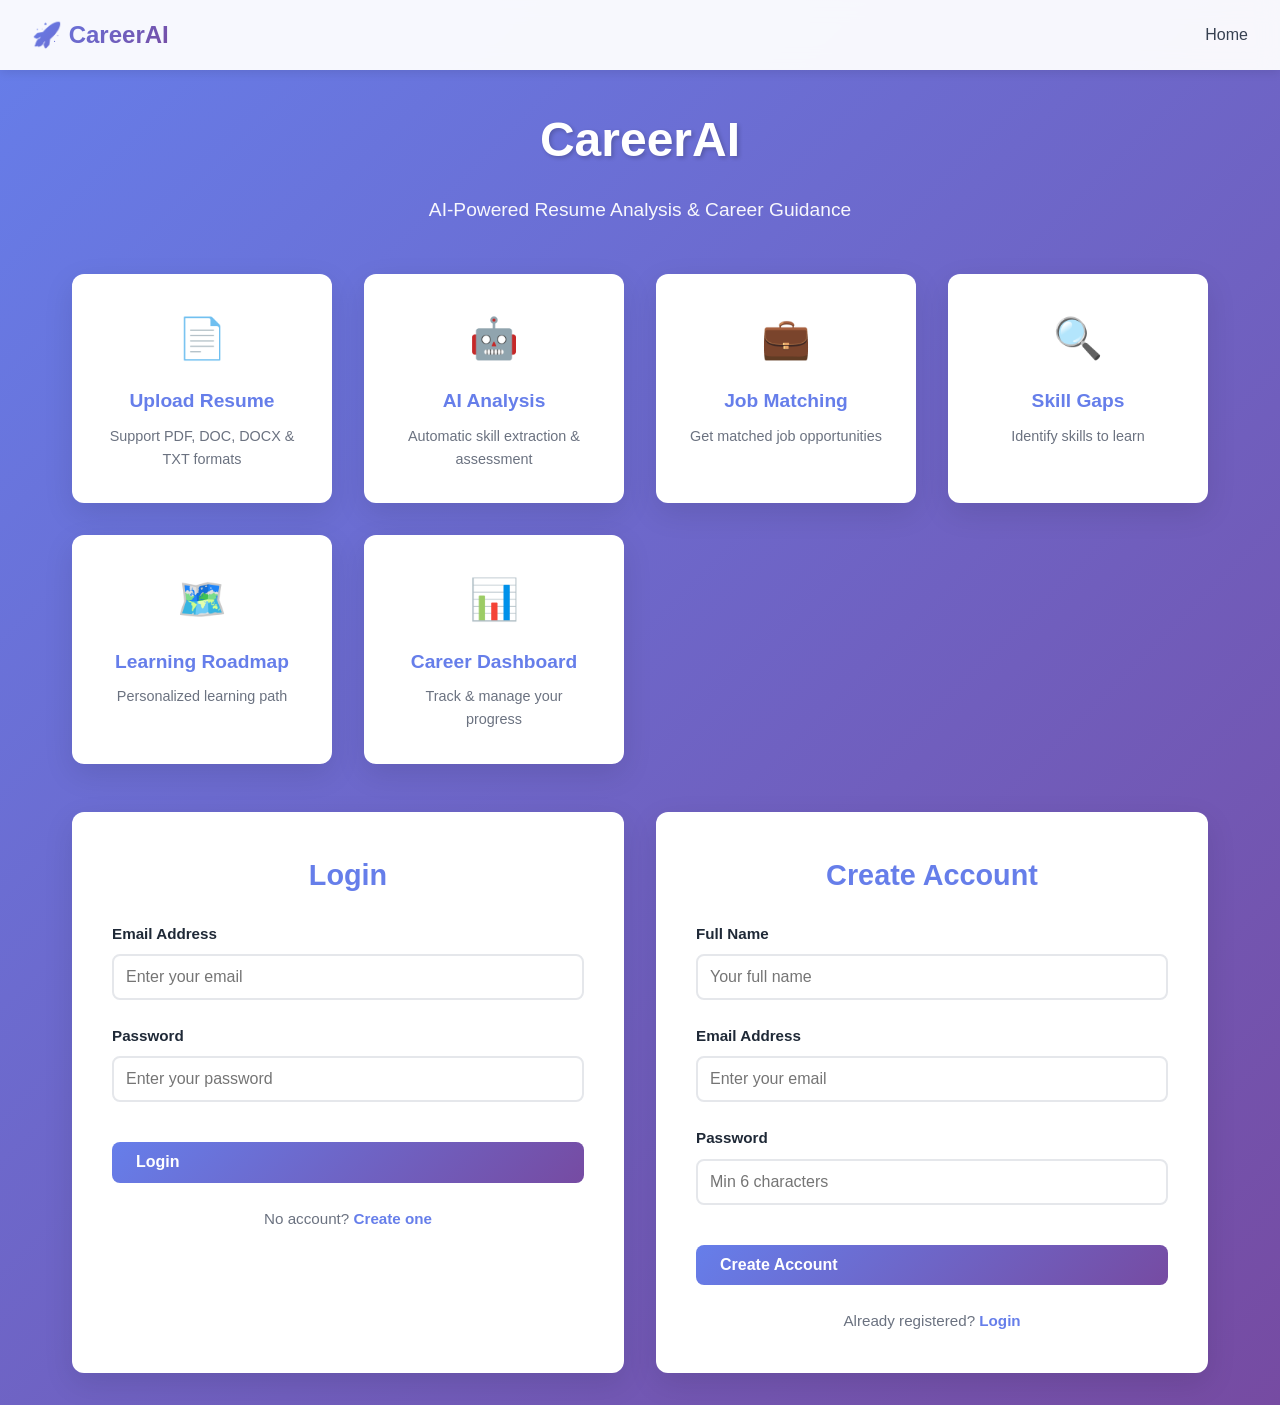
<file: frontend/index.html>
<!DOCTYPE html>
<html lang="en">
<head>
    <meta charset="UTF-8">
    <meta name="viewport" content="width=device-width, initial-scale=1.0">
    <title>CareerAI - AI-Powered Resume Analysis & Career Guidance</title>
    <style>
        * {
            margin: 0;
            padding: 0;
            box-sizing: border-box;
        }

        :root {
            --primary: #667eea;
            --primary-dark: #764ba2;
            --success: #10b981;
            --warning: #f59e0b;
            --danger: #ef4444;
            --dark: #1f2937;
            --light: #f9fafb;
            --border: #e5e7eb;
            --text: #374151;
        }

        body {
            font-family: 'Segoe UI', Tahoma, Geneva, Verdana, sans-serif;
            background: linear-gradient(135deg, #667eea 0%, #764ba2 100%);
            min-height: 100vh;
            color: var(--text);
            line-height: 1.6;
        }

        /* ============= NAVIGATION ============= */
        .navbar {
            background: rgba(255, 255, 255, 0.95);
            backdrop-filter: blur(10px);
            padding: 1rem 2rem;
            box-shadow: 0 2px 10px rgba(0, 0, 0, 0.1);
            display: flex;
            justify-content: space-between;
            align-items: center;
            position: sticky;
            top: 0;
            z-index: 100;
        }

        .navbar-brand {
            font-size: 1.5rem;
            font-weight: 700;
            background: linear-gradient(135deg, var(--primary) 0%, var(--primary-dark) 100%);
            -webkit-background-clip: text;
            -webkit-text-fill-color: transparent;
            display: flex;
            align-items: center;
            gap: 0.5rem;
        }

        .navbar-menu {
            display: flex;
            gap: 2rem;
            align-items: center;
        }

        .navbar-menu a {
            color: var(--text);
            text-decoration: none;
            font-weight: 500;
            cursor: pointer;
            transition: color 0.3s ease;
        }

        .navbar-menu a:hover {
            color: var(--primary);
        }

        /* ============= BUTTONS ============= */
        .btn {
            padding: 0.7rem 1.5rem;
            border: none;
            border-radius: 8px;
            font-weight: 600;
            cursor: pointer;
            transition: all 0.3s ease;
            font-size: 1rem;
            display: inline-flex;
            align-items: center;
            gap: 0.5rem;
        }

        .btn-primary {
            background: linear-gradient(135deg, var(--primary) 0%, var(--primary-dark) 100%);
            color: white;
        }

        .btn-primary:hover {
            transform: translateY(-2px);
            box-shadow: 0 10px 20px rgba(102, 126, 234, 0.3);
        }

        .btn-primary:disabled {
            opacity: 0.6;
            cursor: not-allowed;
            transform: none;
        }

        .btn-secondary {
            background: var(--light);
            color: var(--primary);
            border: 2px solid var(--primary);
        }

        .btn-secondary:hover {
            background: var(--primary);
            color: white;
        }

        .btn-danger {
            background: var(--danger);
            color: white;
        }

        .btn-danger:hover {
            opacity: 0.9;
        }

        /* ============= CONTAINER ============= */
        .container {
            max-width: 1200px;
            margin: 0 auto;
            padding: 2rem;
        }

        /* ============= PAGES ============= */
        .page {
            display: none;
            animation: fadeIn 0.3s ease;
        }

        .page.active {
            display: block;
        }

        @keyframes fadeIn {
            from {
                opacity: 0;
                transform: translateY(10px);
            }
            to {
                opacity: 1;
                transform: translateY(0);
            }
        }

        /* ============= HOME PAGE ============= */
        .home-header {
            text-align: center;
            color: white;
            margin-bottom: 3rem;
        }

        .home-header h1 {
            font-size: 3rem;
            margin-bottom: 1rem;
            text-shadow: 2px 2px 4px rgba(0, 0, 0, 0.2);
        }

        .home-header p {
            font-size: 1.2rem;
            opacity: 0.95;
            max-width: 600px;
            margin: 0 auto;
        }

        .features-grid {
            display: grid;
            grid-template-columns: repeat(auto-fit, minmax(250px, 1fr));
            gap: 2rem;
            margin-bottom: 3rem;
        }

        .feature-card {
            background: white;
            padding: 2rem;
            border-radius: 12px;
            box-shadow: 0 10px 30px rgba(0, 0, 0, 0.1);
            transition: transform 0.3s ease, box-shadow 0.3s ease;
            text-align: center;
        }

        .feature-card:hover {
            transform: translateY(-5px);
            box-shadow: 0 15px 40px rgba(0, 0, 0, 0.15);
        }

        .feature-icon {
            font-size: 2.5rem;
            margin-bottom: 1rem;
        }

        .feature-card h3 {
            color: var(--primary);
            margin-bottom: 0.5rem;
            font-size: 1.2rem;
        }

        .feature-card p {
            color: #6b7280;
            font-size: 0.9rem;
        }

        /* ============= AUTH CARDS ============= */
        .auth-grid {
            display: grid;
            grid-template-columns: 1fr 1fr;
            gap: 2rem;
            margin-top: 2rem;
        }

        .auth-card {
            background: white;
            padding: 2.5rem;
            border-radius: 12px;
            box-shadow: 0 10px 30px rgba(0, 0, 0, 0.1);
        }

        .auth-card h2 {
            color: var(--primary);
            margin-bottom: 1.5rem;
            font-size: 1.8rem;
            text-align: center;
        }

        .form-group {
            margin-bottom: 1.5rem;
        }

        .form-group label {
            display: block;
            margin-bottom: 0.5rem;
            color: var(--dark);
            font-weight: 600;
            font-size: 0.95rem;
        }

        .form-group input {
            width: 100%;
            padding: 0.75rem;
            border: 2px solid var(--border);
            border-radius: 8px;
            font-size: 1rem;
            transition: border-color 0.3s ease;
        }

        .form-group input:focus {
            outline: none;
            border-color: var(--primary);
            box-shadow: 0 0 0 3px rgba(102, 126, 234, 0.1);
        }

        .form-message {
            padding: 1rem;
            border-radius: 8px;
            margin-bottom: 1.5rem;
            font-size: 0.95rem;
            display: none;
            border-left: 4px solid;
        }

        .form-message.show {
            display: block;
        }

        .form-message.success {
            background: #d1fae5;
            color: #065f46;
            border-left-color: var(--success);
        }

        .form-message.error {
            background: #fee2e2;
            color: #991b1b;
            border-left-color: var(--danger);
        }

        .form-message.info {
            background: #dbeafe;
            color: #0c4a6e;
            border-left-color: var(--primary);
        }

        .form-btn {
            width: 100%;
            margin-top: 1rem;
        }

        .form-toggle {
            text-align: center;
            margin-top: 1.5rem;
            color: #6b7280;
            font-size: 0.95rem;
        }

        .form-toggle a {
            color: var(--primary);
            font-weight: 600;
            cursor: pointer;
            text-decoration: none;
        }

        /* ============= DASHBOARD ============= */
        .dashboard-container {
            background: white;
            border-radius: 12px;
            padding: 2.5rem;
            box-shadow: 0 10px 30px rgba(0, 0, 0, 0.1);
        }

        .dashboard-header {
            display: flex;
            justify-content: space-between;
            align-items: center;
            margin-bottom: 2rem;
            padding-bottom: 2rem;
            border-bottom: 2px solid var(--border);
            flex-wrap: wrap;
            gap: 1rem;
        }

        .dashboard-title h2 {
            color: var(--dark);
            font-size: 1.8rem;
        }

        .user-section {
            display: flex;
            align-items: center;
            gap: 1rem;
        }

        .user-avatar {
            width: 50px;
            height: 50px;
            border-radius: 50%;
            background: linear-gradient(135deg, var(--primary) 0%, var(--primary-dark) 100%);
            display: flex;
            align-items: center;
            justify-content: center;
            color: white;
            font-weight: 700;
            font-size: 1.3rem;
            flex-shrink: 0;
        }

        .user-info h3 {
            color: var(--dark);
            margin: 0;
            font-size: 1rem;
        }

        .user-info p {
            color: #6b7280;
            margin: 0;
            font-size: 0.85rem;
        }

        /* ============= TABS ============= */
        .tabs {
            display: flex;
            gap: 0.5rem;
            margin-bottom: 2rem;
            border-bottom: 2px solid var(--border);
            flex-wrap: wrap;
        }

        .tab-btn {
            padding: 0.9rem 1.5rem;
            background: none;
            border: none;
            font-size: 1rem;
            font-weight: 600;
            color: #6b7280;
            cursor: pointer;
            transition: all 0.3s ease;
            border-bottom: 3px solid transparent;
            margin-bottom: -2px;
        }

        .tab-btn:hover {
            color: var(--primary);
        }

        .tab-btn.active {
            color: var(--primary);
            border-bottom-color: var(--primary);
        }

        .tab-content {
            display: none;
        }

        .tab-content.active {
            display: block;
        }

        /* ============= UPLOAD SECTION ============= */
        .upload-area {
            border: 2px dashed var(--primary);
            border-radius: 12px;
            padding: 3rem 2rem;
            text-align: center;
            background: linear-gradient(135deg, rgba(102, 126, 234, 0.05) 0%, rgba(118, 75, 162, 0.05) 100%);
            cursor: pointer;
            transition: all 0.3s ease;
            margin-bottom: 1.5rem;
        }

        .upload-area:hover {
            border-color: var(--primary-dark);
            background: linear-gradient(135deg, rgba(102, 126, 234, 0.1) 0%, rgba(118, 75, 162, 0.1) 100%);
        }

        .upload-icon {
            font-size: 3rem;
            margin-bottom: 1rem;
        }

        .upload-area h3 {
            color: var(--dark);
            margin-bottom: 0.5rem;
            font-size: 1.2rem;
        }

        .upload-area p {
            color: #6b7280;
            margin: 0.25rem 0;
        }

        #resumeFile {
            display: none;
        }

        .file-name {
            color: var(--success);
            font-weight: 600;
            margin-top: 1rem;
            display: none;
        }

        .file-name.show {
            display: block;
        }

        .upload-controls {
            display: grid;
            grid-template-columns: 1fr 1fr;
            gap: 1rem;
            margin-bottom: 1.5rem;
        }

        .upload-controls select {
            padding: 0.75rem;
            border: 2px solid var(--border);
            border-radius: 8px;
            font-size: 1rem;
            cursor: pointer;
        }

        .upload-controls select:focus {
            outline: none;
            border-color: var(--primary);
        }

        .upload-buttons {
            display: flex;
            gap: 1rem;
            flex-wrap: wrap;
        }

        .upload-buttons button {
            flex: 1;
            min-width: 150px;
        }

        .upload-message {
            margin-top: 1.5rem;
        }

        /* ============= RESULTS CARDS ============= */
        .results-section h3 {
            color: var(--dark);
            margin-bottom: 0.5rem;
            font-size: 1.3rem;
        }

        .results-section > p {
            color: #6b7280;
            margin-bottom: 1.5rem;
        }

        .result-card {
            background: linear-gradient(135deg, var(--light) 0%, #f3f4f6 100%);
            padding: 2rem;
            border-radius: 12px;
            border-left: 4px solid var(--primary);
            margin-bottom: 2rem;
        }

        .result-card h4 {
            color: var(--dark);
            margin-bottom: 1rem;
            font-size: 1.2rem;
        }

        .skill-badges {
            display: flex;
            flex-wrap: wrap;
            gap: 0.7rem;
            margin-top: 1rem;
        }

        .skill-badge {
            background: linear-gradient(135deg, var(--primary) 0%, var(--primary-dark) 100%);
            color: white;
            padding: 0.6rem 1.2rem;
            border-radius: 20px;
            font-size: 0.85rem;
            font-weight: 600;
            white-space: nowrap;
        }

        .skill-badge.success {
            background: linear-gradient(135deg, var(--success) 0%, #059669 100%);
        }

        .skill-badge.warning {
            background: linear-gradient(135deg, var(--warning) 0%, #d97706 100%);
        }

        /* ============= JOB CARDS ============= */
        .jobs-container {
            display: grid;
            gap: 1.5rem;
        }

        .job-card {
            background: white;
            border: 2px solid var(--border);
            padding: 1.5rem;
            border-radius: 12px;
            transition: all 0.3s ease;
        }

        .job-card:hover {
            border-color: var(--primary);
            box-shadow: 0 8px 20px rgba(102, 126, 234, 0.15);
            transform: translateY(-2px);
        }

        .job-header {
            display: flex;
            justify-content: space-between;
            align-items: start;
            margin-bottom: 1rem;
            flex-wrap: wrap;
            gap: 1rem;
        }

        .job-title-section h4 {
            color: var(--dark);
            font-size: 1.2rem;
            margin-bottom: 0.5rem;
        }

        .job-level {
            display: inline-block;
            background: var(--primary);
            color: white;
            padding: 0.4rem 0.8rem;
            border-radius: 6px;
            font-size: 0.8rem;
            font-weight: 600;
        }

        .job-score {
            display: inline-block;
            background: linear-gradient(135deg, var(--success) 0%, #059669 100%);
            color: white;
            padding: 0.6rem 1.2rem;
            border-radius: 20px;
            font-weight: 600;
            font-size: 0.95rem;
        }

        .job-description {
            color: #6b7280;
            margin-bottom: 1rem;
            font-size: 0.95rem;
        }

        /* ============= ROADMAP ============= */
        .roadmap-container {
            position: relative;
            padding: 1rem 0;
        }

        .roadmap-item {
            padding: 1.5rem;
            margin-bottom: 2rem;
            background: linear-gradient(135deg, var(--light) 0%, #f3f4f6 100%);
            border-left: 4px solid var(--primary);
            border-radius: 8px;
            position: relative;
        }

        .roadmap-item::before {
            content: '';
            position: absolute;
            left: -18px;
            top: 1.5rem;
            width: 32px;
            height: 32px;
            background: linear-gradient(135deg, var(--primary) 0%, var(--primary-dark) 100%);
            border: 4px solid white;
            border-radius: 50%;
            box-shadow: 0 2px 10px rgba(102, 126, 234, 0.3);
        }

        .roadmap-item h4 {
            color: var(--dark);
            margin: 0 0 0.5rem;
            font-size: 1.1rem;
        }

        .roadmap-item p {
            color: #6b7280;
            margin: 0.5rem 0;
            font-size: 0.95rem;
        }

        .roadmap-meta {
            display: flex;
            gap: 1rem;
            margin-top: 1rem;
            font-size: 0.85rem;
            flex-wrap: wrap;
        }

        .meta-badge {
            background: white;
            padding: 0.4rem 0.9rem;
            border-radius: 6px;
            border: 1px solid var(--border);
            white-space: nowrap;
        }

        /* ============= LOADING ============= */
        .loading-spinner {
            display: none;
            text-align: center;
            padding: 2rem;
        }

        .loading-spinner.active {
            display: block;
        }

        .spinner {
            border: 4px solid var(--light);
            border-top: 4px solid var(--primary);
            border-radius: 50%;
            width: 50px;
            height: 50px;
            animation: spin 1s linear infinite;
            margin: 0 auto 1rem;
        }

        @keyframes spin {
            0% { transform: rotate(0deg); }
            100% { transform: rotate(360deg); }
        }

        .loading-spinner p {
            color: var(--primary);
            font-weight: 600;
        }

        /* ============= EMPTY STATE ============= */
        .empty-state {
            text-align: center;
            padding: 2rem;
            color: #6b7280;
        }

        /* ============= RESPONSIVE ============= */
        @media (max-width: 768px) {
            .navbar {
                flex-direction: column;
                gap: 1rem;
            }

            .navbar-menu {
                flex-direction: column;
                gap: 0.5rem;
                width: 100%;
            }

            .home-header h1 {
                font-size: 2rem;
            }

            .home-header p {
                font-size: 1rem;
            }

            .features-grid {
                grid-template-columns: 1fr;
            }

            .auth-grid {
                grid-template-columns: 1fr;
            }

            .dashboard-header {
                flex-direction: column;
                align-items: flex-start;
            }

            .tabs {
                gap: 0.25rem;
            }

            .tab-btn {
                padding: 0.75rem 1rem;
                font-size: 0.9rem;
            }

            .upload-controls {
                grid-template-columns: 1fr;
            }

            .upload-buttons {
                flex-direction: column;
            }

            .container {
                padding: 1rem;
            }

            .dashboard-container {
                padding: 1.5rem;
            }
        }

        /* ============= UTILITIES ============= */
        .text-center {
            text-align: center;
        }

        .mt-2 {
            margin-top: 2rem;
        }

        .mb-2 {
            margin-bottom: 2rem;
        }

        .hidden {
            display: none !important;
        }
    </style>
</head>
<body>
    <!-- NAVIGATION -->
    <nav class="navbar">
        <div class="navbar-brand">🚀 CareerAI</div>
        <div class="navbar-menu">
            <a onclick="showPage('home')">Home</a>
            <a id="navDashboard" onclick="showPage('dashboard')" class="hidden">Dashboard</a>
            <a id="navLogout" onclick="handleLogout()" class="hidden">Logout</a>
        </div>
    </nav>

    <!-- MAIN CONTAINER -->
    <div class="container">
        <!-- ============= HOME PAGE ============= -->
        <div id="homePage" class="page active">
            <!-- Header Section -->
            <div class="home-header">
                <h1>CareerAI</h1>
                <p>AI-Powered Resume Analysis & Career Guidance</p>
            </div>

            <!-- Features Grid -->
            <div class="features-grid">
                <div class="feature-card">
                    <div class="feature-icon">📄</div>
                    <h3>Upload Resume</h3>
                    <p>Support PDF, DOC, DOCX & TXT formats</p>
                </div>
                <div class="feature-card">
                    <div class="feature-icon">🤖</div>
                    <h3>AI Analysis</h3>
                    <p>Automatic skill extraction & assessment</p>
                </div>
                <div class="feature-card">
                    <div class="feature-icon">💼</div>
                    <h3>Job Matching</h3>
                    <p>Get matched job opportunities</p>
                </div>
                <div class="feature-card">
                    <div class="feature-icon">🔍</div>
                    <h3>Skill Gaps</h3>
                    <p>Identify skills to learn</p>
                </div>
                <div class="feature-card">
                    <div class="feature-icon">🗺️</div>
                    <h3>Learning Roadmap</h3>
                    <p>Personalized learning path</p>
                </div>
                <div class="feature-card">
                    <div class="feature-icon">📊</div>
                    <h3>Career Dashboard</h3>
                    <p>Track & manage your progress</p>
                </div>
            </div>

            <!-- Auth Section -->
            <div class="auth-grid">
                <!-- Login Card -->
                <div class="auth-card">
                    <h2>Login</h2>
                    <div id="loginMessage" class="form-message"></div>
                    <form id="loginForm" onsubmit="handleLogin(event)">
                        <div class="form-group">
                            <label for="loginEmail">Email Address</label>
                            <input type="email" id="loginEmail" placeholder="Enter your email" required>
                        </div>
                        <div class="form-group">
                            <label for="loginPassword">Password</label>
                            <input type="password" id="loginPassword" placeholder="Enter your password" required>
                        </div>
                        <button type="submit" class="btn btn-primary form-btn">Login</button>
                    </form>
                    <div class="form-toggle">
                        No account? <a onclick="scrollToSignup()">Create one</a>
                    </div>
                </div>

                <!-- Signup Card -->
                <div class="auth-card">
                    <h2>Create Account</h2>
                    <div id="signupMessage" class="form-message"></div>
                    <form id="signupForm" onsubmit="handleSignup(event)">
                        <div class="form-group">
                            <label for="signupName">Full Name</label>
                            <input type="text" id="signupName" placeholder="Your full name" required>
                        </div>
                        <div class="form-group">
                            <label for="signupEmail">Email Address</label>
                            <input type="email" id="signupEmail" placeholder="Enter your email" required>
                        </div>
                        <div class="form-group">
                            <label for="signupPassword">Password</label>
                            <input type="password" id="signupPassword" placeholder="Min 6 characters" required>
                        </div>
                        <button type="submit" class="btn btn-primary form-btn">Create Account</button>
                    </form>
                    <div class="form-toggle">
                        Already registered? <a onclick="scrollToLogin()">Login</a>
                    </div>
                </div>
            </div>
        </div>

        <!-- ============= DASHBOARD PAGE ============= -->
        <div id="dashboardPage" class="page">
            <div class="dashboard-container">
                <!-- Dashboard Header -->
                <div class="dashboard-header">
                    <div class="dashboard-title">
                        <h2>Dashboard</h2>
                    </div>
                    <div class="user-section">
                        <div class="user-avatar" id="userAvatar">U</div>
                        <div class="user-info">
                            <h3 id="userName">User</h3>
                            <p id="userEmail">user@example.com</p>
                        </div>
                    </div>
                </div>

                <!-- Tabs Navigation -->
                <div class="tabs">
                    <button class="tab-btn active" onclick="switchTab('upload', event)">📤 Upload Resume</button>
                    <button class="tab-btn" onclick="switchTab('results', event)">📊 Analysis Results</button>
                    <button class="tab-btn" onclick="switchTab('roadmap', event)">🗺️ Learning Roadmap</button>
                </div>

                <!-- Upload Tab -->
                <div id="uploadTab" class="tab-content active">
                    <h3>Upload Your Resume</h3>
                    <p>Upload your resume to get AI-powered analysis and personalized career recommendations.</p>

                    <div class="upload-area" onclick="document.getElementById('resumeFile').click()">
                        <div class="upload-icon">📁</div>
                        <h3>Click to upload resume</h3>
                        <p>or drag and drop</p>
                        <p style="font-size: 0.85rem; color: #9ca3af;">PDF, DOC, DOCX, TXT (Max 10MB)</p>
                        <input type="file" id="resumeFile" accept=".pdf,.doc,.docx,.txt" onchange="handleFileSelect(event)">
                    </div>

                    <div id="selectedFile" class="file-name">
                        ✓ <span id="fileName"></span>
                    </div>

                    <div class="upload-controls">
                        <select id="targetRole">
                            <option value="">Select Target Role</option>
                            <option value="Data Scientist">Data Scientist</option>
                            <option value="Frontend Developer">Frontend Developer</option>
                            <option value="Backend Developer">Backend Developer</option>
                            <option value="Full Stack Developer">Full Stack Developer</option>
                            <option value="Product Manager">Product Manager</option>
                            <option value="UI/UX Designer">UI/UX Designer</option>
                        </select>
                        <div></div>
                    </div>

                    <div class="upload-buttons">
                        <button class="btn btn-primary" onclick="analyzeResume()">Analyze Resume</button>
                        <button class="btn btn-secondary" onclick="loadSampleData()">Use Sample Data</button>
                    </div>

                    <div id="uploadMessage" class="form-message upload-message"></div>

                    <div id="uploadLoading" class="loading-spinner">
                        <div class="spinner"></div>
                        <p>Analyzing your resume...</p>
                    </div>
                </div>

                <!-- Results Tab -->
                <div id="resultsTab" class="tab-content results-section" style="display: none;">
                    <h3>📊 Analysis Results</h3>
                    <p>Your AI-powered career insights</p>

                    <!-- Skills Section -->
                    <div class="result-card">
                        <h4>🎯 Skills Detected</h4>
                        <div class="skill-badges" id="skillsList">
                            <p class="empty-state">Upload your resume first to see detected skills</p>
                        </div>
                    </div>

                    <!-- Job Matches Section -->
                    <div class="result-card">
                        <h4>💼 Job Matches</h4>
                        <div class="jobs-container" id="jobsList">
                            <p class="empty-state">No jobs matched yet</p>
                        </div>
                    </div>

                    <!-- Skill Gap Section -->
                    <div class="result-card">
                        <h4>📊 Skill Gap Analysis</h4>
                        <div id="gapsList">
                            <p class="empty-state">No gap analysis available</p>
                        </div>
                    </div>
                </div>

                <!-- Roadmap Tab -->
                <div id="roadmapTab" class="tab-content" style="display: none;">
                    <h3>🗺️ Learning Roadmap</h3>
                    <p>Your personalized path to career success</p>
                    <div class="roadmap-container" id="roadmapList">
                        <p class="empty-state">Upload your resume first to see your personalized learning roadmap</p>
                    </div>
                </div>
            </div>
        </div>
    </div>

    <script>
        // ============= STATE MANAGEMENT =============
        const API_URL = 'http://localhost:5000';
        let currentUser = null;
        let currentToken = null;
        let analysisData = null;

        // ============= INITIALIZATION =============
        document.addEventListener('DOMContentLoaded', () => {
            checkAuthStatus();
            setupEventListeners();
        });

        function checkAuthStatus() {
            const user = localStorage.getItem('careerai_user');
            const token = localStorage.getItem('careerai_token');

            if (user && token) {
                currentUser = JSON.parse(user);
                currentToken = token;
                updateNavigation();
                updateDashboard();
            }
        }

        function setupEventListeners() {
            // Drag and drop for file upload
            const uploadArea = document.querySelector('.upload-area');
            if (uploadArea) {
                uploadArea.addEventListener('dragover', (e) => {
                    e.preventDefault();
                    uploadArea.style.borderColor = 'var(--primary-dark)';
                });

                uploadArea.addEventListener('dragleave', () => {
                    uploadArea.style.borderColor = 'var(--primary)';
                });

                uploadArea.addEventListener('drop', (e) => {
                    e.preventDefault();
                    uploadArea.style.borderColor = 'var(--primary)';
                    const files = e.dataTransfer.files;
                    if (files.length > 0) {
                        document.getElementById('resumeFile').files = files;
                        handleFileSelect({ target: { files } });
                    }
                });
            }
        }

        // ============= NAVIGATION FUNCTIONS =============
        function showPage(pageName) {
            document.querySelectorAll('.page').forEach(page => {
                page.classList.remove('active');
            });
            document.getElementById(pageName + 'Page').classList.add('active');

            if (pageName === 'dashboard' && !currentUser) {
                showPage('home');
                showMessage('loginMessage', '❌ Please login first', 'error');
            }
        }

        function switchTab(tabName, event) {
            event.preventDefault();
            
            document.querySelectorAll('.tab-content').forEach(tab => {
                tab.classList.remove('active');
            });

            document.querySelectorAll('.tab-btn').forEach(btn => {
                btn.classList.remove('active');
            });

            document.getElementById(tabName + 'Tab').classList.add('active');
            event.target.classList.add('active');
        }

        function updateNavigation() {
            document.getElementById('navDashboard').classList.remove('hidden');
            document.getElementById('navLogout').classList.remove('hidden');
        }

        function updateDashboard() {
            if (currentUser) {
                document.getElementById('userName').textContent = currentUser.name;
                document.getElementById('userEmail').textContent = currentUser.email;
                document.getElementById('userAvatar').textContent = currentUser.name.charAt(0).toUpperCase();
            }
        }

        // ============= AUTHENTICATION =============
        async function handleLogin(event) {
            event.preventDefault();
            const email = document.getElementById('loginEmail').value.trim();
            const password = document.getElementById('loginPassword').value.trim();

            if (!email || !password) {
                showMessage('loginMessage', '❌ Please fill in all fields', 'error');
                return;
            }

            try {
                const response = await fetch(`${API_URL}/api/auth/login`, {
                    method: 'POST',
                    headers: { 'Content-Type': 'application/json' },
                    body: JSON.stringify({ email, password })
                });

                const data = await response.json();

                if (!response.ok) {
                    showMessage('loginMessage', `❌ ${data.error || 'Login failed'}`, 'error');
                    return;
                }

                currentUser = data.user;
                currentToken = data.token;
                localStorage.setItem('careerai_user', JSON.stringify(currentUser));
                localStorage.setItem('careerai_token', currentToken);

                showMessage('loginMessage', '✅ Login successful! Redirecting...', 'success');
                document.getElementById('loginForm').reset();

                setTimeout(() => {
                    updateNavigation();
                    updateDashboard();
                    showPage('dashboard');
                }, 1000);
            } catch (error) {
                showMessage('loginMessage', `❌ ${error.message}`, 'error');
            }
        }

        async function handleSignup(event) {
            event.preventDefault();
            const name = document.getElementById('signupName').value.trim();
            const email = document.getElementById('signupEmail').value.trim();
            const password = document.getElementById('signupPassword').value.trim();

            if (!name || !email || !password) {
                showMessage('signupMessage', '❌ Please fill in all fields', 'error');
                return;
            }

            if (password.length < 6) {
                showMessage('signupMessage', '❌ Password must be at least 6 characters', 'error');
                return;
            }

            try {
                const response = await fetch(`${API_URL}/api/auth/register`, {
                    method: 'POST',
                    headers: { 'Content-Type': 'application/json' },
                    body: JSON.stringify({ name, email, password })
                });

                const data = await response.json();

                if (!response.ok) {
                    showMessage('signupMessage', `❌ ${data.error || 'Signup failed'}`, 'error');
                    return;
                }

                currentUser = data.user;
                currentToken = data.token;
                localStorage.setItem('careerai_user', JSON.stringify(currentUser));
                localStorage.setItem('careerai_token', currentToken);

                showMessage('signupMessage', '✅ Account created! Redirecting...', 'success');
                document.getElementById('signupForm').reset();

                setTimeout(() => {
                    updateNavigation();
                    updateDashboard();
                    showPage('dashboard');
                }, 1000);
            } catch (error) {
                showMessage('signupMessage', `❌ ${error.message}`, 'error');
            }
        }

        function handleLogout() {
            localStorage.removeItem('careerai_user');
            localStorage.removeItem('careerai_token');
            currentUser = null;
            currentToken = null;
            analysisData = null;

            document.getElementById('navDashboard').classList.add('hidden');
            document.getElementById('navLogout').classList.add('hidden');

            document.getElementById('loginForm').reset();
            document.getElementById('signupForm').reset();

            showPage('home');
        }

        // ============= RESUME UPLOAD =============
        function handleFileSelect(event) {
            const file = event.target.files[0];
            if (file) {
                document.getElementById('fileName').textContent = file.name;
                document.getElementById('selectedFile').classList.add('show');
            }
        }

        async function analyzeResume() {
            const fileInput = document.getElementById('resumeFile');
            const file = fileInput.files[0];
            const role = document.getElementById('targetRole').value;

            if (!file) {
                showMessage('uploadMessage', '❌ Please select a resume file', 'error');
                return;
            }

            if (!role) {
                showMessage('uploadMessage', '❌ Please select a target role', 'error');
                return;
            }

            if (file.size > 10 * 1024 * 1024) {
                showMessage('uploadMessage', '❌ File exceeds 10MB', 'error');
                return;
            }

            const allowedTypes = ['application/pdf', 'application/msword', 'application/vnd.openxmlformats-officedocument.wordprocessingml.document', 'text/plain'];
            if (!allowedTypes.includes(file.type)) {
                showMessage('uploadMessage', '❌ Only PDF, DOC, DOCX, TXT files allowed', 'error');
                return;
            }

            document.getElementById('uploadLoading').classList.add('active');

            try {
                const formData = new FormData();
                formData.append('resume', file);
                formData.append('target_role', role);

                const response = await fetch(`${API_URL}/api/resume/upload`, {
                    method: 'POST',
                    headers: { 'Authorization': `Bearer ${currentToken}` },
                    body: formData
                });

                const data = await response.json();

                if (!response.ok) {
                    throw new Error(data.error || 'Analysis failed');
                }

                analysisData = data.data;
                displayResults();
                showMessage('uploadMessage', '✅ Resume analyzed successfully!', 'success');
                document.getElementById('uploadLoading').classList.remove('active');

                // Switch to results tab
                setTimeout(() => {
                    document.querySelectorAll('.tab-btn')[1].click();
                }, 500);
            } catch (error) {
                showMessage('uploadMessage', `❌ ${error.message}`, 'error');
                document.getElementById('uploadLoading').classList.remove('active');
            }
        }

        function loadSampleData() {
            const role = document.getElementById('targetRole').value || 'Data Scientist';

            const samples = {
                'Data Scientist': {
                    skills_detected: ['Python', 'SQL', 'Statistics', 'Machine Learning', 'Data Visualization', 'Pandas'],
                    job_matches: [
                        {
                            title: 'Senior Data Scientist',
                            level: 'Senior',
                            match_score: 82,
                            description: 'Build ML models and analytics pipelines',
                            required_skills: ['Python', 'SQL', 'ML', 'Statistics']
                        },
                        {
                            title: 'Data Analyst',
                            level: 'Mid',
                            match_score: 78,
                            description: 'Analyze business data and create dashboards',
                            required_skills: ['SQL', 'Visualization', 'Statistics']
                        }
                    ],
                    skill_gaps: {
                        readiness_score: 82,
                        gap_percentage: 18,
                        matched_skills: ['Python', 'SQL', 'Statistics'],
                        missing_skills: ['Deep Learning', 'TensorFlow', 'Cloud']
                    },
                    learning_roadmap: [
                        {
                            week: 'Week 1-2',
                            skill: 'Advanced Python',
                            course: 'Master Python for Data Science',
                            difficulty: 'Intermediate',
                            duration: '16 hours'
                        },
                        {
                            week: 'Week 3-4',
                            skill: 'Machine Learning',
                            course: 'ML Algorithms & Implementation',
                            difficulty: 'Intermediate',
                            duration: '20 hours'
                        }
                    ]
                },
                'Frontend Developer': {
                    skills_detected: ['HTML', 'CSS', 'JavaScript', 'React', 'UI/UX'],
                    job_matches: [
                        {
                            title: 'Senior Frontend Developer',
                            level: 'Senior',
                            match_score: 85,
                            description: 'Build scalable React applications',
                            required_skills: ['React', 'JavaScript', 'CSS']
                        }
                    ],
                    skill_gaps: {
                        readiness_score: 85,
                        gap_percentage: 15,
                        matched_skills: ['HTML', 'CSS', 'JavaScript', 'React'],
                        missing_skills: ['TypeScript', 'Testing']
                    },
                    learning_roadmap: [
                        {
                            week: 'Week 1-2',
                            skill: 'TypeScript',
                            course: 'From JavaScript to TypeScript',
                            difficulty: 'Intermediate',
                            duration: '14 hours'
                        }
                    ]
                },
                'Backend Developer': {
                    skills_detected: ['Python', 'Node.js', 'APIs', 'SQL', 'System Design'],
                    job_matches: [
                        {
                            title: 'Backend Engineer',
                            level: 'Mid',
                            match_score: 80,
                            description: 'Design and build REST APIs',
                            required_skills: ['Python', 'Databases', 'APIs']
                        }
                    ],
                    skill_gaps: {
                        readiness_score: 80,
                        gap_percentage: 20,
                        matched_skills: ['Python', 'APIs', 'SQL'],
                        missing_skills: ['Microservices', 'Docker']
                    },
                    learning_roadmap: [
                        {
                            week: 'Week 1-2',
                            skill: 'System Design',
                            course: 'Building Scalable Systems',
                            difficulty: 'Advanced',
                            duration: '20 hours'
                        }
                    ]
                }
            };

            analysisData = samples[role] || samples['Data Scientist'];
            displayResults();
            showMessage('uploadMessage', '✅ Sample data loaded!', 'success');

            setTimeout(() => {
                document.querySelectorAll('.tab-btn')[1].click();
            }, 500);
        }

        function displayResults() {
            if (!analysisData) return;

            // Display Skills
            const skillsList = document.getElementById('skillsList');
            skillsList.innerHTML = analysisData.skills_detected
                .map(s => `<span class="skill-badge">${s}</span>`)
                .join('');

            // Display Jobs
            const jobsList = document.getElementById('jobsList');
            jobsList.innerHTML = analysisData.job_matches
                .map(job => `
                    <div class="job-card">
                        <div class="job-header">
                            <div class="job-title-section">
                                <h4>${job.title}</h4>
                                <span class="job-level">${job.level}</span>
                            </div>
                            <span class="job-score">${job.match_score}% Match</span>
                        </div>
                        <p class="job-description">${job.description}</p>
                        <div class="skill-badges">
                            ${job.required_skills.map(s => `<span class="skill-badge">${s}</span>`).join('')}
                        </div>
                    </div>
                `)
                .join('');

            // Display Skill Gaps
            const gapsList = document.getElementById('gapsList');
            if (analysisData.skill_gaps) {
                gapsList.innerHTML = `
                    <div style="margin-bottom: 1.5rem;">
                        <div style="display: flex; justify-content: space-between; margin-bottom: 0.75rem;">
                            <span style="font-weight: 600; color: var(--dark);">Career Readiness: ${analysisData.skill_gaps.readiness_score}%</span>
                            <span style="color: #6b7280;">Gap: ${analysisData.skill_gaps.gap_percentage}%</span>
                        </div>
                        <div style="background: var(--border); height: 12px; border-radius: 6px; overflow: hidden;">
                            <div style="background: linear-gradient(90deg, var(--primary) 0%, var(--primary-dark) 100%); height: 100%; width: ${analysisData.skill_gaps.readiness_score}%; transition: width 0.5s ease;"></div>
                        </div>
                    </div>
                    <div style="display: grid; grid-template-columns: 1fr 1fr; gap: 1.5rem; margin-top: 1.5rem;">
                        <div>
                            <h5 style="color: var(--success); margin-bottom: 0.75rem; font-weight: 600;">✓ Your Current Skills</h5>
                            <div class="skill-badges">
                                ${analysisData.skill_gaps.matched_skills.map(s => `<span class="skill-badge success">${s}</span>`).join('')}
                            </div>
                        </div>
                        <div>
                            <h5 style="color: var(--warning); margin-bottom: 0.75rem; font-weight: 600;">📚 Skills to Learn</h5>
                            <div class="skill-badges">
                                ${analysisData.skill_gaps.missing_skills.map(s => `<span class="skill-badge warning">${s}</span>`).join('')}
                            </div>
                        </div>
                    </div>
                `;
            }

            // Display Roadmap
            const roadmapList = document.getElementById('roadmapList');
            roadmapList.innerHTML = analysisData.learning_roadmap
                .map(item => `
                    <div class="roadmap-item">
                        <h4>${item.skill}</h4>
                        <p>${item.course}</p>
                        <div class="roadmap-meta">
                            <span class="meta-badge">⏱️ ${item.duration}</span>
                            <span class="meta-badge">📊 ${item.difficulty}</span>
                            <span class="meta-badge">📅 ${item.week}</span>
                        </div>
                    </div>
                `)
                .join('');
        }

        // ============= UTILITY FUNCTIONS =============
        function showMessage(elementId, message, type) {
            const element = document.getElementById(elementId);
            element.textContent = message;
            element.className = `form-message show ${type}`;

            setTimeout(() => {
                element.classList.remove('show');
            }, 5000);
        }

        function scrollToLogin() {
            document.getElementById('loginForm').scrollIntoView({ behavior: 'smooth' });
        }

        function scrollToSignup() {
            document.getElementById('signupForm').scrollIntoView({ behavior: 'smooth' });
        }
    </script>
</body>
</html>
</file>
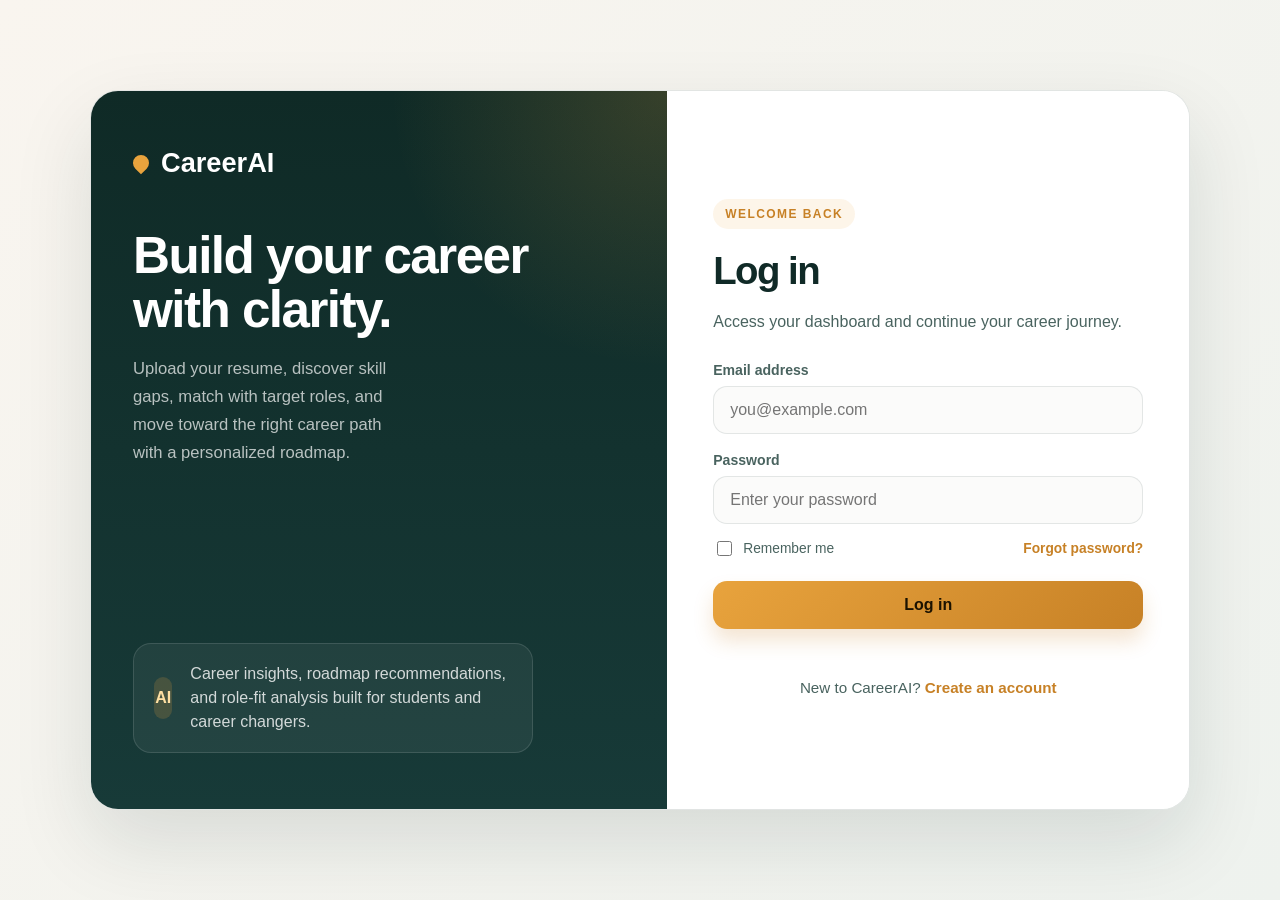
<file: frontend/dashboard.html>
<!DOCTYPE html>
<html lang="en">
<head>
  <meta charset="UTF-8" />
  <meta name="viewport" content="width=device-width, initial-scale=1.0" />
  <title>CareerAI | Dashboard</title>
  <style>
    :root {
      --bg: #f7f3ee;
      --panel: #ffffff;
      --ink: #102a27;
      --soft: #49635f;
      --muted: #7e8d89;
      --border: rgba(16, 42, 39, 0.1);
      --amber: #e8a33d;
      --amber-deep: #c78126;
      --success: #0f9d7a;
      --danger: #d15d5d;
      --shadow: rgba(15, 42, 38, 0.08);
    }

    * { box-sizing: border-box; }

    body {
      margin: 0;
      background: linear-gradient(180deg, #f9f5ef 0%, #efeae3 100%);
      color: var(--ink);
      font-family: Arial, Helvetica, sans-serif;
    }

    a {
      color: inherit;
      text-decoration: none;
    }

    .page {
      max-width: 1200px;
      margin: 0 auto;
      padding: 24px 18px 50px;
    }

    .topbar {
      display: flex;
      justify-content: space-between;
      align-items: center;
      gap: 18px;
      padding: 18px 20px;
      border: 1px solid var(--border);
      border-radius: 18px;
      background: rgba(255,255,255,0.8);
      backdrop-filter: blur(8px);
      position: sticky;
      top: 16px;
      z-index: 10;
      box-shadow: 0 10px 28px var(--shadow);
    }

    .brand {
      display: flex;
      align-items: center;
      gap: 12px;
      font-weight: 700;
      font-size: 1.35rem;
    }

    .brand-mark {
      width: 14px;
      height: 14px;
      border-radius: 50% 50% 50% 0;
      transform: rotate(-45deg);
      background: var(--amber);
      display: inline-block;
    }

    .nav {
      display: flex;
      align-items: center;
      gap: 18px;
      color: var(--soft);
      font-size: 0.95rem;
    }

    .nav a:hover { color: var(--ink); }

    .pill {
      border: none;
      border-radius: 999px;
      background: linear-gradient(135deg, var(--amber) 0%, var(--amber-deep) 100%);
      color: #1d1402;
      font-weight: 700;
      padding: 10px 16px;
      cursor: pointer;
    }

    .hero {
      margin-top: 26px;
      display: grid;
      grid-template-columns: 1.2fr 0.8fr;
      gap: 28px;
    }

    .card {
      background: rgba(255,255,255,0.7);
      border: 1px solid var(--border);
      border-radius: 20px;
      padding: 24px;
      box-shadow: 0 16px 34px var(--shadow);
    }

    .welcome {
      display: flex;
      flex-direction: column;
      justify-content: center;
      min-height: 200px;
      background: linear-gradient(135deg, #102b29 0%, #133f3a 100%);
      color: white;
      position: relative;
      overflow: hidden;
    }

    .welcome::before {
      content: "";
      position: absolute;
      inset: 0;
      background: radial-gradient(circle at bottom right, rgba(232,163,61,0.22), transparent 35%);
    }

    .welcome > * {
      position: relative;
      z-index: 1;
    }

    .welcome h1 {
      margin: 0 0 10px;
      font-size: clamp(2rem, 4vw, 3.2rem);
      letter-spacing: -0.04em;
    }

    .welcome p {
      margin: 0;
      max-width: 42ch;
      line-height: 1.7;
      color: rgba(255,255,255,0.78);
    }

    .profile-box {
      display: grid;
      gap: 16px;
    }

    .profile-head {
      display: flex;
      justify-content: space-between;
      align-items: center;
      gap: 18px;
    }

    .avatar {
      width: 54px;
      height: 54px;
      border-radius: 16px;
      display: grid;
      place-items: center;
      font-weight: 700;
      background: linear-gradient(135deg, #fee3a8 0%, #f5b75d 100%);
      color: #1e1202;
    }

    .user-info h3 {
      margin: 0;
      font-size: 1.2rem;
    }

    .user-info p {
      margin: 6px 0 0;
      color: var(--soft);
      font-size: 0.9rem;
    }

    .status {
      padding: 9px 12px;
      border-radius: 999px;
      font-size: 0.8rem;
      font-weight: 700;
      background: rgba(15,157,122,0.1);
      color: var(--success);
    }

    .stats {
      display: grid;
      grid-template-columns: repeat(3, 1fr);
      gap: 12px;
      margin-top: 12px;
    }

    .stat {
      background: #f9f8f6;
      border: 1px solid var(--border);
      border-radius: 16px;
      padding: 16px 14px;
    }

    .stat strong {
      display: block;
      font-size: 1.45rem;
      letter-spacing: -0.04em;
      margin-bottom: 6px;
    }

    .stat span {
      color: var(--soft);
      font-size: 0.82rem;
    }

    .content-grid {
      margin-top: 30px;
      display: grid;
      grid-template-columns: 1.1fr 0.9fr;
      gap: 28px;
    }

    .upload-card h2, .roadmap-card h2, .skills-card h2 {
      margin: 0 0 16px;
      font-size: 1.4rem;
      letter-spacing: -0.03em;
    }

    .upload-box {
      border: 2px dashed rgba(232,163,61,0.5);
      border-radius: 18px;
      background: linear-gradient(135deg, rgba(232,163,61,0.08), rgba(255,255,255,0.5));
      padding: 22px;
      display: grid;
      gap: 14px;
    }

    .upload-box input[type="file"] {
      width: 100%;
      padding: 12px 10px;
      border-radius: 12px;
      border: 1px solid var(--border);
      background: white;
    }

    select {
      width: 100%;
      border: 1px solid var(--border);
      border-radius: 12px;
      padding: 12px 14px;
      background: white;
      color: var(--ink);
      font-size: 0.98rem;
    }

    .action-row {
      display: flex;
      flex-wrap: wrap;
      gap: 12px;
      margin-top: 10px;
    }

    .btn {
      border: none;
      border-radius: 12px;
      padding: 11px 16px;
      cursor: pointer;
      font-weight: 700;
    }

    .btn-primary {
      background: linear-gradient(135deg, var(--amber) 0%, var(--amber-deep) 100%);
      color: #1c1602;
    }

    .btn-secondary {
      background: #edf0ee;
      color: var(--ink);
    }

    .skills-list {
      display: flex;
      flex-wrap: wrap;
      gap: 10px;
      margin-top: 6px;
    }

    .skill {
      background: rgba(232,163,61,0.1);
      color: var(--ink);
      border: 1px solid rgba(232,163,61,0.25);
      padding: 8px 12px;
      border-radius: 999px;
      font-size: 0.85rem;
      font-weight: 600;
    }

    .roadmap-list {
      display: grid;
      gap: 14px;
      margin-top: 8px;
    }

    .roadmap-item {
      border: 1px solid var(--border);
      border-radius: 16px;
      padding: 16px 18px;
      background: #fbfaf9;
    }

    .roadmap-item .phase {
      display: inline-block;
      background: rgba(15,157,122,0.08);
      color: var(--success);
      border-radius: 999px;
      padding: 5px 8px;
      font-size: 0.78rem;
      font-weight: 700;
      margin-bottom: 10px;
    }

    .roadmap-item h3 {
      margin: 0 0 8px;
      font-size: 1.1rem;
    }

    .roadmap-item p {
      margin: 0;
      color: var(--soft);
      line-height: 1.6;
    }

    .meta-row {
      display: flex;
      justify-content: space-between;
      gap: 10px;
      color: var(--soft);
      font-size: 0.82rem;
      margin-top: 12px;
    }

    .insights {
      display: grid;
      gap: 18px;
      margin-top: 30px;
    }

    .insight-card {
      display: grid;
      grid-template-columns: 1fr 1fr;
      gap: 16px;
    }

    .mini-panel {
      background: #fbfaf9;
      border: 1px solid var(--border);
      border-radius: 18px;
      padding: 18px;
    }

    .mini-panel h4 {
      margin: 0 0 14px;
      font-size: 1rem;
    }

    .progress {
      width: 100%;
      height: 12px;
      background: #edf0ee;
      border-radius: 999px;
      overflow: hidden;
      margin-top: 10px;
    }

    .progress-bar {
      height: 100%;
      border-radius: 999px;
      background: linear-gradient(90deg, var(--amber) 0%, var(--amber-deep) 100%);
    }

    .list {
      list-style: none;
      padding: 0;
      margin: 0;
      display: grid;
      gap: 10px;
      color: var(--soft);
    }

    .list li {
      display: flex;
      justify-content: space-between;
      gap: 14px;
      border-bottom: 1px solid var(--border);
      padding-bottom: 8px;
    }

    .list li:last-child {
      border-bottom: none;
      padding-bottom: 0;
    }

    @media (max-width: 920px) {
      .hero,
      .content-grid,
      .insight-card {
        grid-template-columns: 1fr;
      }

      .topbar {
        flex-wrap: wrap;
      }
    }

    @media (max-width: 520px) {
      .stats {
        grid-template-columns: 1fr;
      }

      .page {
        padding-left: 12px;
        padding-right: 12px;
      }
    }
  </style>
</head>
<body>
  <div class="page" id="dashboard-page">
    <header class="topbar">
      <div class="brand">
        <span class="brand-mark"></span>
        CareerAI
      </div>

      <nav class="nav">
        <a href="index.html">Home</a>
        <a href="#">Dashboard</a>
        <a href="#">Progress</a>
        <a href="#">Roadmap</a>
        <button class="pill" id="logout-btn" type="button">Log out</button>
      </nav>
    </header>

    <section class="hero">
      <div class="card welcome">
        <div>
          <h1 id="welcome-title">Welcome back, Udit</h1>
          <p>
            Your resume is ready for analysis. Review your strengths, fill skill gaps,
            and continue improving toward your ideal role.
          </p>
        </div>
      </div>

      <aside class="card profile-box">
        <div class="profile-head">
          <div class="avatar" id="user-avatar">U</div>

          <div class="user-info">
            <h3 id="user-name">Udit Sharma</h3>
            <p id="user-email">udit@example.com</p>
          </div>

          <span class="status">Active</span>
        </div>

        <div class="stats">
          <div class="stat">
            <strong id="match-score">72%</strong>
            <span>Role Match</span>
          </div>

          <div class="stat">
            <strong id="skills-count">12</strong>
            <span>Skills</span>
          </div>

          <div class="stat">
            <strong id="roadmap-count">3</strong>
            <span>Roadmap Steps</span>
          </div>
        </div>
      </aside>
    </section>

    <section class="content-grid">
      <div class="card upload-card">
        <h2>Upload your resume</h2>

        <form id="resume-form">
          <div class="upload-box">
            <input type="file" id="resume-file" accept=".pdf" />
            <select id="target-role">
              <option value="Data Scientist">Data Scientist</option>
              <option value="Frontend Developer">Frontend Developer</option>
              <option value="Backend Developer">Backend Developer</option>
              <option value="Product Analyst">Product Analyst</option>
              <option value="UI/UX Designer">UI/UX Designer</option>
            </select>

            <div class="action-row">
              <button class="btn btn-primary" type="submit">Analyze resume</button>
              <button class="btn btn-secondary" type="button" id="seed-btn">Use sample data</button>
            </div>
          </div>
        </form>

        <div class="skills-card" style="margin-top: 26px;">
          <h2>Detected skills</h2>
          <div class="skills-list" id="skills-list">
            <span class="skill">Python</span>
            <span class="skill">SQL</span>
            <span class="skill">Project Management</span>
            <span class="skill">Communication</span>
          </div>
        </div>
      </div>

      <div class="card roadmap-card">
        <h2>Career roadmap</h2>

        <div class="roadmap-list" id="roadmap-list">
          <div class="roadmap-item">
            <span class="phase">Phase 1</span>
            <h3>Strengthen fundamentals</h3>
            <p>Focus on Python, statistics, structured problem-solving, and data handling.</p>
            <div class="meta-row">
              <span>30 days</span>
              <span>Beginner</span>
            </div>
          </div>

          <div class="roadmap-item">
            <span class="phase">Phase 2</span>
            <h3>Build domain expertise</h3>
            <p>Practice SQL, analytics workflows, dashboards, and business-case thinking.</p>
            <div class="meta-row">
              <span>35 days</span>
              <span>Intermediate</span>
            </div>
          </div>

          <div class="roadmap-item">
            <span class="phase">Phase 3</span>
            <h3>Target role readiness</h3>
            <p>Work on portfolio projects, case studies, and role-specific interview preparation.</p>
            <div class="meta-row">
              <span>45 days</span>
              <span>Advanced</span>
            </div>
          </div>
        </div>
      </div>
    </section>

    <section class="insights">
      <div class="insight-card">
        <div class="mini-panel">
          <h4>Career readiness</h4>
          <div class="progress">
            <div class="progress-bar" style="width: 72%;"></div>
          </div>
          <div class="meta-row">
            <span>72% match</span>
            <span>Ready to target</span>
          </div>
        </div>

        <div class="mini-panel">
          <h4>Skill gaps</h4>
          <ul class="list">
            <li><span>Machine Learning</span><strong>High</strong></li>
            <li><span>Statistics</span><strong>Medium</strong></li>
            <li><span>Portfolio building</span><strong>Medium</strong></li>
          </ul>
        </div>
      </div>
    </section>
  </div>

  <script src="js/script.js"></script>
</body>
</html>
</file>
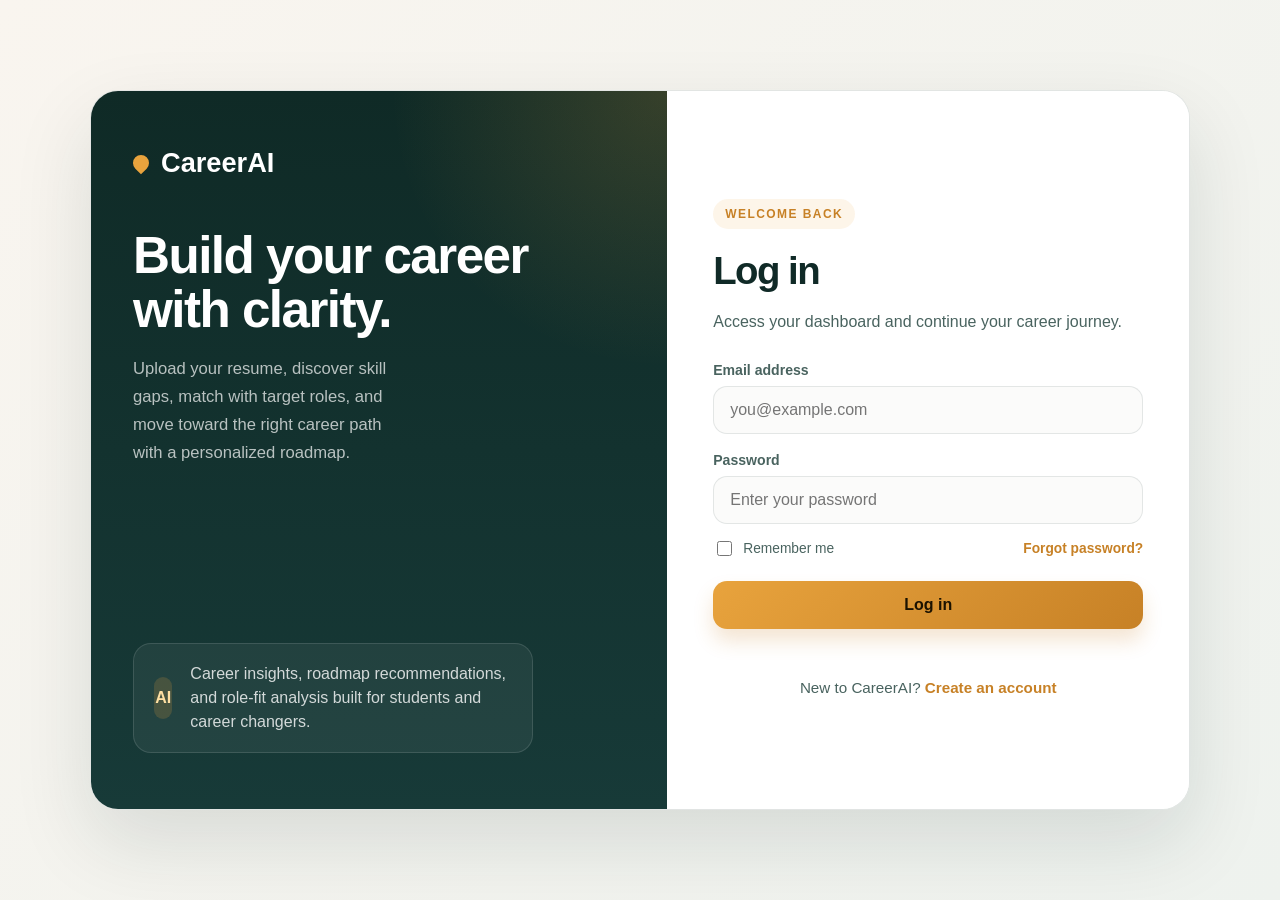
<file: frontend/login.html>
<!DOCTYPE html>
<html lang="en">
<head>
  <meta charset="UTF-8" />
  <meta name="viewport" content="width=device-width, initial-scale=1.0" />
  <title>CareerAI | Login</title>
  <style>
    :root {
      --bg: #f7f3ee;
      --panel: #ffffff;
      --ink: #102a27;
      --soft: #49635f;
      --muted: #7e8d89;
      --border: rgba(16, 42, 39, 0.1);
      --amber: #e8a33d;
      --amber-deep: #c78126;
      --success: #0f9d7a;
      --danger: #d15d5d;
    }

    * { box-sizing: border-box; }

    body {
      margin: 0;
      font-family: Arial, Helvetica, sans-serif;
      background: linear-gradient(135deg, #f9f5ef 0%, #eef2ee 100%);
      color: var(--ink);
      min-height: 100vh;
      display: grid;
      place-items: center;
    }

    .auth-shell {
      width: min(1100px, 92vw);
      min-height: 720px;
      display: grid;
      grid-template-columns: 1.05fr 0.95fr;
      background: rgba(255,255,255,0.6);
      backdrop-filter: blur(10px);
      border: 1px solid var(--border);
      border-radius: 28px;
      overflow: hidden;
      box-shadow: 0 32px 80px rgba(15, 42, 38, 0.12);
    }

    .brand-panel {
      background: linear-gradient(180deg, #0f2a26 0%, #173a38 100%);
      color: white;
      padding: 56px 42px;
      position: relative;
      display: flex;
      flex-direction: column;
      justify-content: space-between;
    }

    .brand-panel::before {
      content: "";
      position: absolute;
      inset: 0;
      background: radial-gradient(circle at top right, rgba(232,163,61,0.18), transparent 30%);
    }

    .brand-content {
      position: relative;
      z-index: 1;
    }

    .logo {
      display: inline-flex;
      align-items: center;
      gap: 12px;
      font-size: 1.7rem;
      font-weight: 700;
      text-decoration: none;
      color: white;
      margin-bottom: 50px;
    }

    .logo-mark {
      width: 16px;
      height: 16px;
      border-radius: 50% 50% 50% 0;
      background: var(--amber);
      transform: rotate(-45deg);
      display: inline-block;
    }

    h1 {
      font-size: clamp(2.2rem, 4vw, 4rem);
      line-height: 1.05;
      margin: 0 0 18px;
      letter-spacing: -0.03em;
    }

    .tagline {
      margin: 0;
      max-width: 30ch;
      color: rgba(255,255,255,0.7);
      font-size: 1.04rem;
      line-height: 1.7;
    }

    .mini-box {
      position: relative;
      z-index: 1;
      background: rgba(255,255,255,0.06);
      border: 1px solid rgba(255,255,255,0.12);
      border-radius: 18px;
      padding: 18px 20px;
      display: flex;
      gap: 18px;
      align-items: center;
      max-width: 400px;
    }

    .mini-box .number {
      width: 42px;
      height: 42px;
      display: grid;
      place-items: center;
      border-radius: 12px;
      font-weight: 700;
      background: rgba(232,163,61,0.18);
      color: #ffe0a3;
    }

    .mini-box p {
      margin: 0;
      color: rgba(255,255,255,0.8);
      line-height: 1.5;
    }

    .form-panel {
      background: white;
      padding: 38px 38px 28px;
      display: flex;
      align-items: center;
      justify-content: center;
    }

    .form-card {
      width: min(100%, 430px);
    }

    .eyebrow {
      display: inline-block;
      font-size: 0.75rem;
      letter-spacing: 0.12em;
      text-transform: uppercase;
      background: rgba(232,163,61,0.11);
      color: var(--amber-deep);
      border-radius: 999px;
      padding: 8px 12px;
      font-weight: 700;
    }

    h2 {
      margin: 20px 0 12px;
      font-size: clamp(2rem, 3vw, 2.5rem);
      letter-spacing: -0.04em;
    }

    .sub {
      color: var(--soft);
      margin-bottom: 28px;
      line-height: 1.6;
    }

    form {
      display: grid;
      gap: 18px;
    }

    .field {
      display: grid;
      gap: 8px;
    }

    .field label {
      font-size: 0.88rem;
      color: var(--soft);
      font-weight: 600;
    }

    .field input {
      width: 100%;
      border: 1px solid var(--border);
      background: #fbfbfa;
      border-radius: 14px;
      padding: 14px 16px;
      font-size: 1rem;
      transition: 0.2s ease;
    }

    .field input:focus {
      outline: none;
      border-color: rgba(232,163,61,0.8);
      box-shadow: 0 0 0 4px rgba(232,163,61,0.14);
      background: white;
    }

    .helper-row {
      display: flex;
      justify-content: space-between;
      align-items: center;
      gap: 12px;
      margin-top: -4px;
      margin-bottom: 4px;
      font-size: 0.86rem;
      color: var(--soft);
    }

    .helper-row a {
      text-decoration: none;
      color: var(--amber-deep);
      font-weight: 700;
    }

    .checkbox {
      display: inline-flex;
      align-items: center;
      gap: 8px;
    }

    .checkbox input {
      accent-color: var(--amber-deep);
      width: 15px;
      height: 15px;
    }

    .primary-btn {
      border: none;
      border-radius: 14px;
      background: linear-gradient(135deg, var(--amber) 0%, var(--amber-deep) 100%);
      color: #1b1200;
      font-weight: 700;
      font-size: 1rem;
      padding: 15px 18px;
      cursor: pointer;
      transition: transform 0.2s ease, box-shadow 0.2s ease;
      box-shadow: 0 12px 20px rgba(198, 127, 34, 0.2);
    }

    .primary-btn:hover {
      transform: translateY(-1px);
    }

    .muted-link {
      text-align: center;
      color: var(--soft);
      font-size: 0.95rem;
      margin-top: 8px;
    }

    .muted-link a {
      color: var(--amber-deep);
      text-decoration: none;
      font-weight: 700;
    }

    .form-message {
      min-height: 22px;
      font-size: 0.92rem;
      margin-top: 2px;
      color: var(--soft);
    }

    .form-message.error {
      color: var(--danger);
    }

    .form-message.success {
      color: var(--success);
    }

    @media (max-width: 860px) {
      .auth-shell {
        grid-template-columns: 1fr;
      }

      .brand-panel {
        min-height: 260px;
        padding: 32px 24px;
      }

      .form-panel {
        padding: 26px 20px 32px;
      }
    }
  </style>
</head>
<body>
  <div class="auth-shell">
    <section class="brand-panel">
      <div class="brand-content">
        <a class="logo" href="index.html">
          <span class="logo-mark"></span>
          CareerAI
        </a>

        <h1>Build your career with clarity.</h1>

        <p class="tagline">
          Upload your resume, discover skill gaps, match with target roles,
          and move toward the right career path with a personalized roadmap.
        </p>
      </div>

      <div class="mini-box">
        <div class="number">AI</div>
        <p>
          Career insights, roadmap recommendations, and role-fit analysis
          built for students and career changers.
        </p>
      </div>
    </section>

    <section class="form-panel">
      <div class="form-card">
        <span class="eyebrow">Welcome back</span>
        <h2>Log in</h2>
        <p class="sub">Access your dashboard and continue your career journey.</p>

        <form id="login-form">
          <div class="field">
            <label for="login-email">Email address</label>
            <input id="login-email" name="email" type="email" placeholder="you@example.com" required />
          </div>

          <div class="field">
            <label for="login-password">Password</label>
            <input id="login-password" name="password" type="password" placeholder="Enter your password" required />
          </div>

          <div class="helper-row">
            <label class="checkbox">
              <input type="checkbox" />
              <span>Remember me</span>
            </label>

            <a href="#">Forgot password?</a>
          </div>

          <button type="submit" class="primary-btn">Log in</button>

          <div id="login-message" class="form-message" aria-live="polite"></div>
        </form>

        <p class="muted-link">
          New to CareerAI?
          <a href="signup.html">Create an account</a>
        </p>
      </div>
    </section>
  </div>

  <script src="js/script.js"></script>
</body>
</html>
</file>
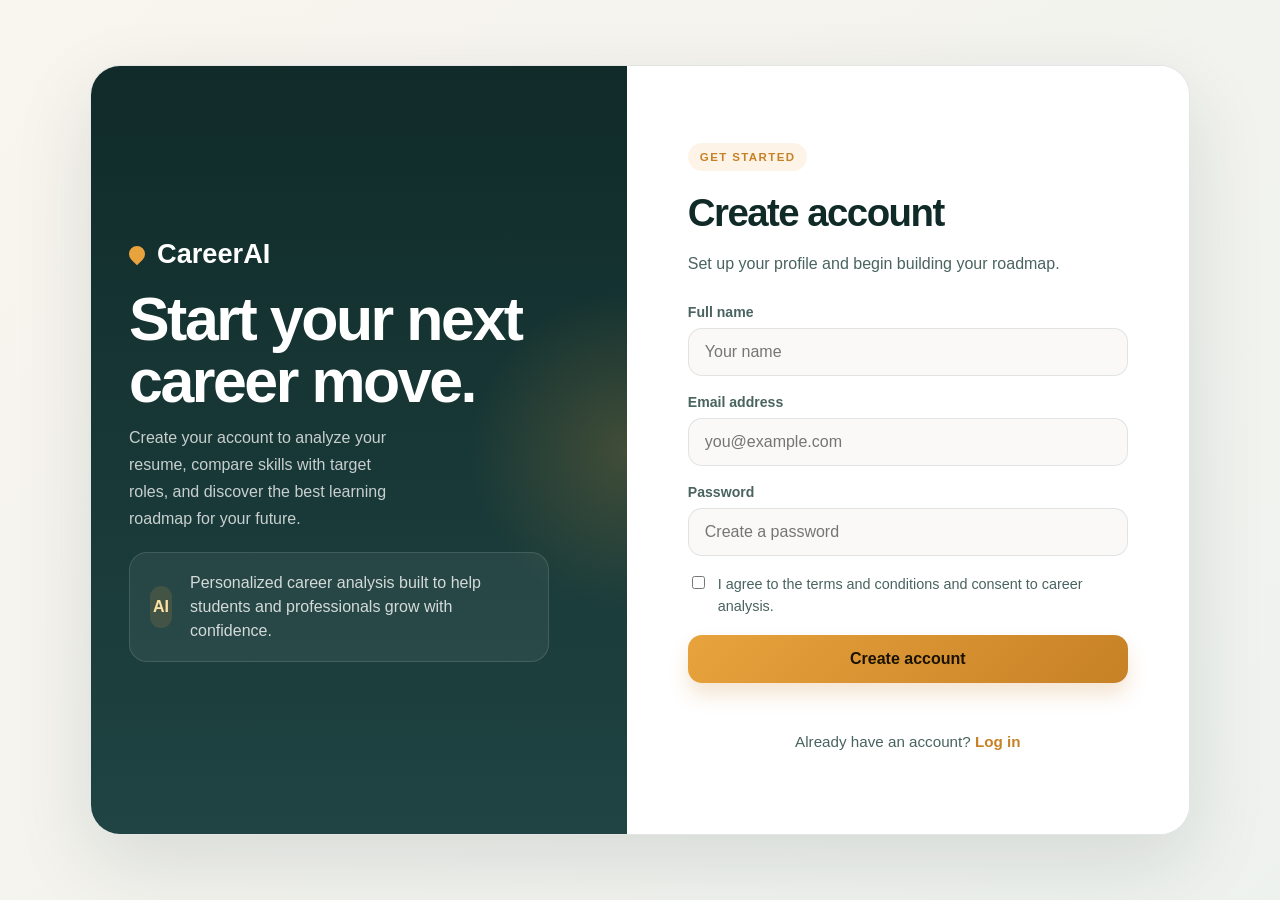
<file: frontend/signup.html>
<!DOCTYPE html>
<html lang="en">
<head>
  <meta charset="UTF-8" />
  <meta name="viewport" content="width=device-width, initial-scale=1.0" />
  <title>CareerAI | Sign Up</title>
  <style>
    :root {
      --bg: #f7f3ee;
      --panel: #ffffff;
      --ink: #102a27;
      --soft: #49635f;
      --muted: #7e8d89;
      --border: rgba(16, 42, 39, 0.1);
      --amber: #e8a33d;
      --amber-deep: #c78126;
      --success: #0f9d7a;
      --danger: #d15d5d;
    }

    * { box-sizing: border-box; }

    body {
      margin: 0;
      font-family: Arial, Helvetica, sans-serif;
      background: linear-gradient(135deg, #f9f5ef 0%, #eef2ee 100%);
      color: var(--ink);
      min-height: 100vh;
      display: grid;
      place-items: center;
      padding: 24px;
    }

    .auth-shell {
      width: min(1100px, 92vw);
      min-height: 770px;
      display: grid;
      grid-template-columns: 1fr 1.05fr;
      background: rgba(255,255,255,0.62);
      border: 1px solid var(--border);
      border-radius: 30px;
      overflow: hidden;
      box-shadow: 0 28px 80px rgba(15, 42, 38, 0.12);
    }

    .brand-panel {
      background: linear-gradient(180deg, #102b29 0%, #1f4443 100%);
      color: white;
      padding: 48px 38px;
      position: relative;
      display: flex;
      flex-direction: column;
      justify-content: center;
      gap: 20px;
    }

    .brand-panel::before {
      content: "";
      position: absolute;
      inset: 0;
      background: radial-gradient(circle at right center, rgba(232,163,61,0.2), transparent 24%);
    }

    .brand-content, .mini-box {
      position: relative;
      z-index: 1;
    }

    .logo {
      display: inline-flex;
      align-items: center;
      gap: 12px;
      color: white;
      text-decoration: none;
      font-size: 1.7rem;
      font-weight: 700;
      margin-bottom: 18px;
    }

    .logo-mark {
      width: 16px;
      height: 16px;
      border-radius: 50% 50% 50% 0;
      background: var(--amber);
      transform: rotate(-45deg);
      display: inline-block;
    }

    h1 {
      font-size: clamp(2.2rem, 5vw, 3.8rem);
      line-height: 1.02;
      margin: 0 0 12px;
      letter-spacing: -0.04em;
    }

    .tagline {
      color: rgba(255,255,255,0.76);
      max-width: 32ch;
      line-height: 1.7;
      margin: 0;
    }

    .mini-box {
      background: rgba(255,255,255,0.06);
      border: 1px solid rgba(255,255,255,0.12);
      border-radius: 18px;
      padding: 18px 20px;
      display: flex;
      align-items: center;
      gap: 18px;
      max-width: 420px;
    }

    .mini-box .number {
      width: 42px;
      height: 42px;
      border-radius: 12px;
      display: grid;
      place-items: center;
      font-weight: 700;
      color: #ffe3a3;
      background: rgba(232,163,61,0.14);
    }

    .mini-box p {
      margin: 0;
      color: rgba(255,255,255,0.8);
      line-height: 1.5;
    }

    .form-panel {
      background: white;
      padding: 34px 34px 26px;
      display: flex;
      align-items: center;
      justify-content: center;
    }

    .form-card {
      width: min(100%, 440px);
    }

    .eyebrow {
      display: inline-block;
      font-size: 0.72rem;
      letter-spacing: 0.12em;
      text-transform: uppercase;
      background: rgba(232,163,61,0.12);
      color: var(--amber-deep);
      border-radius: 999px;
      padding: 8px 12px;
      font-weight: 700;
    }

    h2 {
      margin: 20px 0 10px;
      font-size: clamp(2rem, 3vw, 2.7rem);
      letter-spacing: -0.04em;
    }

    .sub {
      color: var(--soft);
      margin-bottom: 28px;
      line-height: 1.6;
    }

    form {
      display: grid;
      gap: 18px;
    }

    .field {
      display: grid;
      gap: 8px;
    }

    .field label {
      font-size: 0.88rem;
      font-weight: 600;
      color: var(--soft);
    }

    .field input {
      width: 100%;
      border: 1px solid var(--border);
      background: #faf9f8;
      border-radius: 14px;
      padding: 14px 16px;
      font-size: 1rem;
      transition: 0.2s ease;
    }

    .field input:focus {
      outline: none;
      border-color: rgba(232,163,61,0.8);
      box-shadow: 0 0 0 4px rgba(232,163,61,0.12);
      background: white;
    }

    .checkbox {
      display: flex;
      align-items: flex-start;
      gap: 10px;
      font-size: 0.9rem;
      color: var(--soft);
      line-height: 1.5;
    }

    .checkbox input {
      margin-top: 2px;
      accent-color: var(--amber-deep);
    }

    .primary-btn {
      border: none;
      border-radius: 14px;
      background: linear-gradient(135deg, var(--amber) 0%, var(--amber-deep) 100%);
      color: #1b1200;
      font-weight: 700;
      font-size: 1rem;
      padding: 15px 18px;
      cursor: pointer;
      transition: transform 0.2s ease, box-shadow 0.2s ease;
      box-shadow: 0 12px 20px rgba(198, 127, 34, 0.2);
    }

    .primary-btn:hover {
      transform: translateY(-1px);
    }

    .muted-link {
      text-align: center;
      color: var(--soft);
      font-size: 0.95rem;
      margin-top: 8px;
    }

    .muted-link a {
      color: var(--amber-deep);
      text-decoration: none;
      font-weight: 700;
    }

    .form-message {
      min-height: 22px;
      font-size: 0.92rem;
      margin-top: 2px;
      color: var(--soft);
    }

    .form-message.error {
      color: var(--danger);
    }

    .form-message.success {
      color: var(--success);
    }

    @media (max-width: 860px) {
      .auth-shell {
        grid-template-columns: 1fr;
      }

      .brand-panel {
        padding: 30px 22px;
      }

      .form-panel {
        padding: 24px 20px 28px;
      }
    }
  </style>
</head>
<body>
  <div class="auth-shell">
    <section class="brand-panel">
      <div class="brand-content">
        <a class="logo" href="index.html">
          <span class="logo-mark"></span>
          CareerAI
        </a>

        <h1>Start your next career move.</h1>
        <p class="tagline">
          Create your account to analyze your resume, compare skills with target roles,
          and discover the best learning roadmap for your future.
        </p>
      </div>

      <div class="mini-box">
        <div class="number">AI</div>
        <p>
          Personalized career analysis built to help students and professionals grow with confidence.
        </p>
      </div>
    </section>

    <section class="form-panel">
      <div class="form-card">
        <span class="eyebrow">Get started</span>
        <h2>Create account</h2>
        <p class="sub">Set up your profile and begin building your roadmap.</p>

        <form id="signup-form">
          <div class="field">
            <label for="signup-name">Full name</label>
            <input id="signup-name" name="fullName" type="text" placeholder="Your name" required />
          </div>

          <div class="field">
            <label for="signup-email">Email address</label>
            <input id="signup-email" name="email" type="email" placeholder="you@example.com" required />
          </div>

          <div class="field">
            <label for="signup-password">Password</label>
            <input id="signup-password" name="password" type="password" placeholder="Create a password" required />
          </div>

          <label class="checkbox">
            <input type="checkbox" required />
            <span>I agree to the terms and conditions and consent to career analysis.</span>
          </label>

          <button type="submit" class="primary-btn">Create account</button>

          <div id="signup-message" class="form-message" aria-live="polite"></div>
        </form>

        <p class="muted-link">
          Already have an account?
          <a href="login.html">Log in</a>
        </p>
      </div>
    </section>
  </div>

  <script src="js/script.js"></script>
</body>
</html>
</file>
